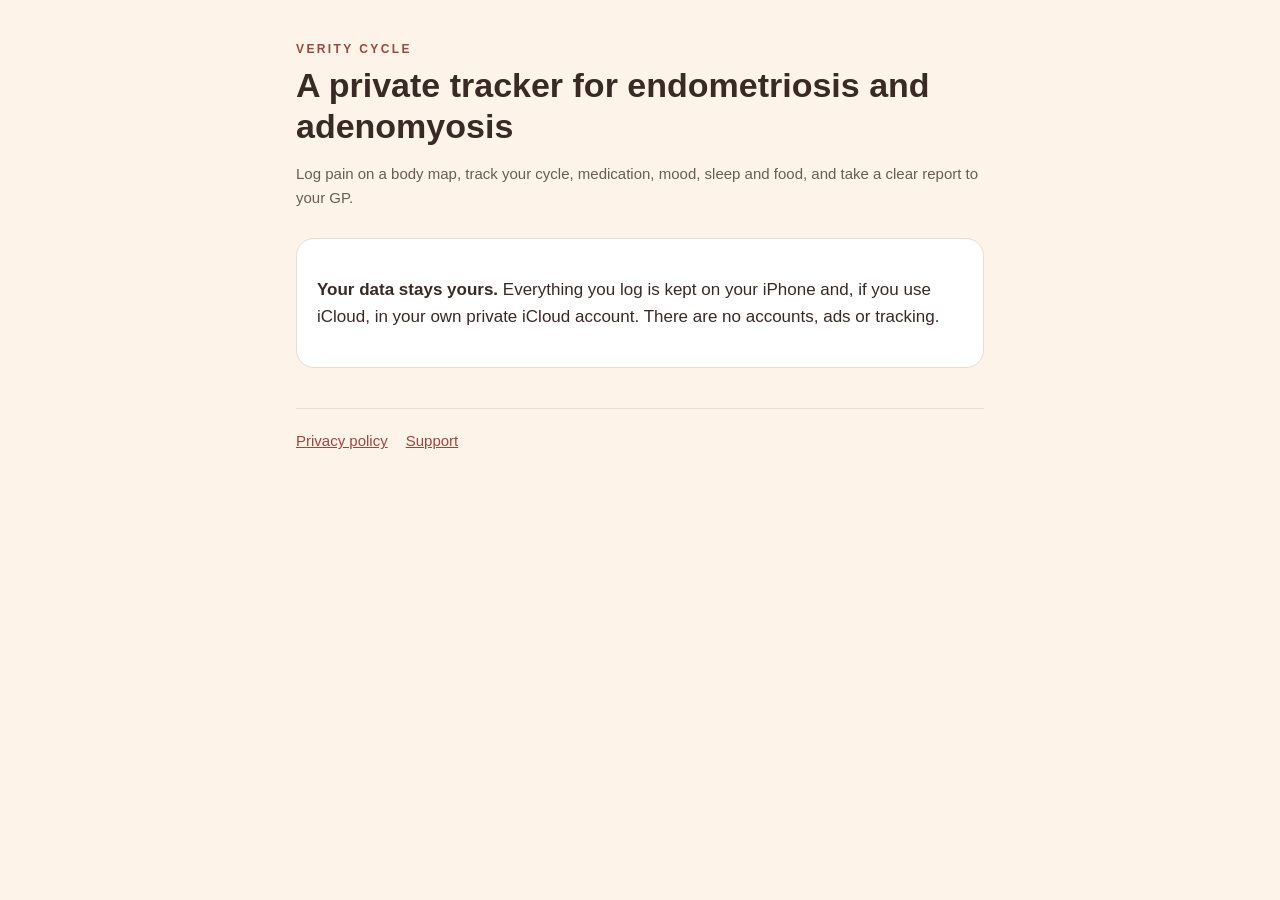
<file: index.html>
<!doctype html>
<html lang="en-GB">
<head>
<meta charset="utf-8">
<meta name="viewport" content="width=device-width, initial-scale=1">
<title>Verity Cycle</title>
<meta name="description" content="Verity Cycle is a private symptom tracker for endometriosis and adenomyosis.">
<link rel="stylesheet" href="style.css">
</head>
<body>
<main>
<header>
  <div class="eyebrow">Verity Cycle</div>
  <h1>A private tracker for endometriosis and adenomyosis</h1>
  <p class="muted">Log pain on a body map, track your cycle, medication, mood, sleep and food, and take a clear report to your GP.</p>
</header>
<div class="card">
  <p><strong>Your data stays yours.</strong> Everything you log is kept on your iPhone and, if you use iCloud, in your own private iCloud account. There are no accounts, ads or tracking.</p>
</div>
<nav>
  <a href="privacy/">Privacy policy</a>
  <a href="support/">Support</a>
</nav>
</main>
</body>
</html>
</file>
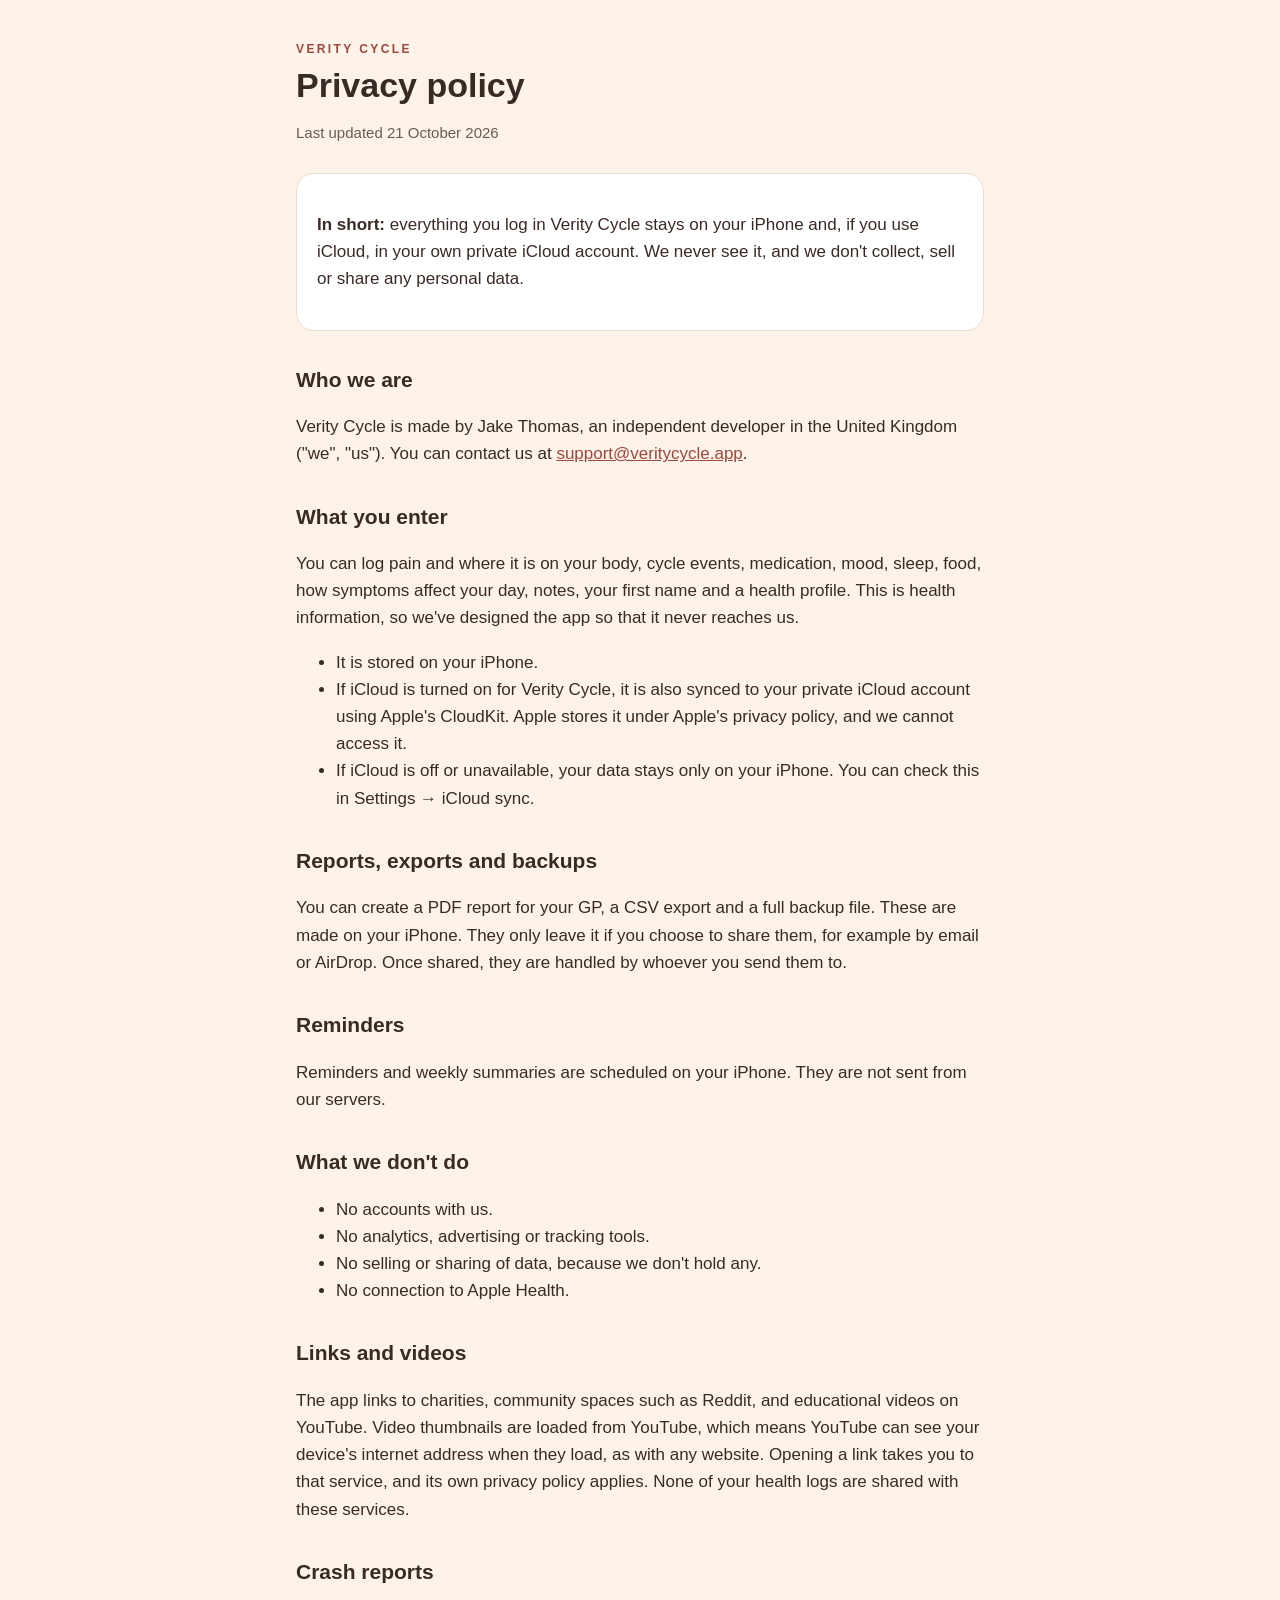
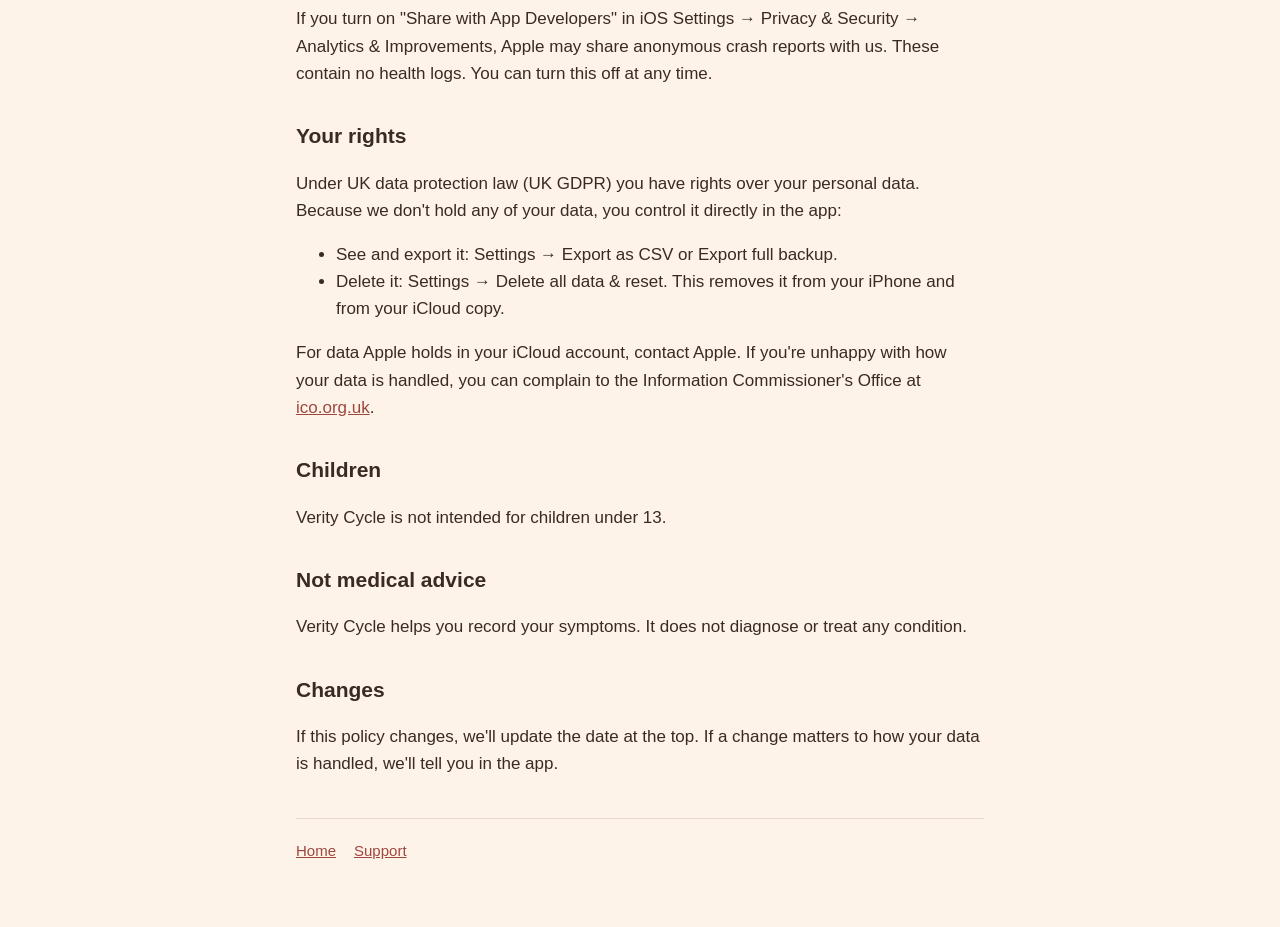
<file: privacy/index.html>
<!doctype html>
<html lang="en-GB">
<head>
<meta charset="utf-8">
<meta name="viewport" content="width=device-width, initial-scale=1">
<title>Verity Cycle Privacy</title>
<meta name="description" content="How Verity Cycle handles your data.">
<link rel="stylesheet" href="../style.css">
</head>
<body>
<main>
<header>
  <div class="eyebrow">Verity Cycle</div>
  <h1>Privacy policy</h1>
  <p class="muted">Last updated 21 October 2026</p>
</header>

<div class="card">
  <p><strong>In short:</strong> everything you log in Verity Cycle stays on your iPhone and, if you use iCloud, in your own private iCloud account. We never see it, and we don't collect, sell or share any personal data.</p>
</div>

<h2>Who we are</h2>
<p>Verity Cycle is made by Jake Thomas, an independent developer in the United Kingdom ("we", "us"). You can contact us at <a href="mailto:support@veritycycle.app">support@veritycycle.app</a>.</p>

<h2>What you enter</h2>
<p>You can log pain and where it is on your body, cycle events, medication, mood, sleep, food, how symptoms affect your day, notes, your first name and a health profile. This is health information, so we've designed the app so that it never reaches us.</p>
<ul>
  <li>It is stored on your iPhone.</li>
  <li>If iCloud is turned on for Verity Cycle, it is also synced to your private iCloud account using Apple's CloudKit. Apple stores it under Apple's privacy policy, and we cannot access it.</li>
  <li>If iCloud is off or unavailable, your data stays only on your iPhone. You can check this in Settings → iCloud sync.</li>
</ul>

<h2>Reports, exports and backups</h2>
<p>You can create a PDF report for your GP, a CSV export and a full backup file. These are made on your iPhone. They only leave it if you choose to share them, for example by email or AirDrop. Once shared, they are handled by whoever you send them to.</p>

<h2>Reminders</h2>
<p>Reminders and weekly summaries are scheduled on your iPhone. They are not sent from our servers.</p>

<h2>What we don't do</h2>
<ul>
  <li>No accounts with us.</li>
  <li>No analytics, advertising or tracking tools.</li>
  <li>No selling or sharing of data, because we don't hold any.</li>
  <li>No connection to Apple Health.</li>
</ul>

<h2>Links and videos</h2>
<p>The app links to charities, community spaces such as Reddit, and educational videos on YouTube. Video thumbnails are loaded from YouTube, which means YouTube can see your device's internet address when they load, as with any website. Opening a link takes you to that service, and its own privacy policy applies. None of your health logs are shared with these services.</p>

<h2>Crash reports</h2>
<p>If you turn on "Share with App Developers" in iOS Settings → Privacy &amp; Security → Analytics &amp; Improvements, Apple may share anonymous crash reports with us. These contain no health logs. You can turn this off at any time.</p>

<h2>Your rights</h2>
<p>Under UK data protection law (UK GDPR) you have rights over your personal data. Because we don't hold any of your data, you control it directly in the app:</p>
<ul>
  <li>See and export it: Settings → Export as CSV or Export full backup.</li>
  <li>Delete it: Settings → Delete all data &amp; reset. This removes it from your iPhone and from your iCloud copy.</li>
</ul>
<p>For data Apple holds in your iCloud account, contact Apple. If you're unhappy with how your data is handled, you can complain to the Information Commissioner's Office at <a href="https://ico.org.uk">ico.org.uk</a>.</p>

<h2>Children</h2>
<p>Verity Cycle is not intended for children under 13.</p>

<h2>Not medical advice</h2>
<p>Verity Cycle helps you record your symptoms. It does not diagnose or treat any condition.</p>

<h2>Changes</h2>
<p>If this policy changes, we'll update the date at the top. If a change matters to how your data is handled, we'll tell you in the app.</p>

<nav>
  <a href="../">Home</a>
  <a href="../support/">Support</a>
</nav>
</main>
</body>
</html>
</file>
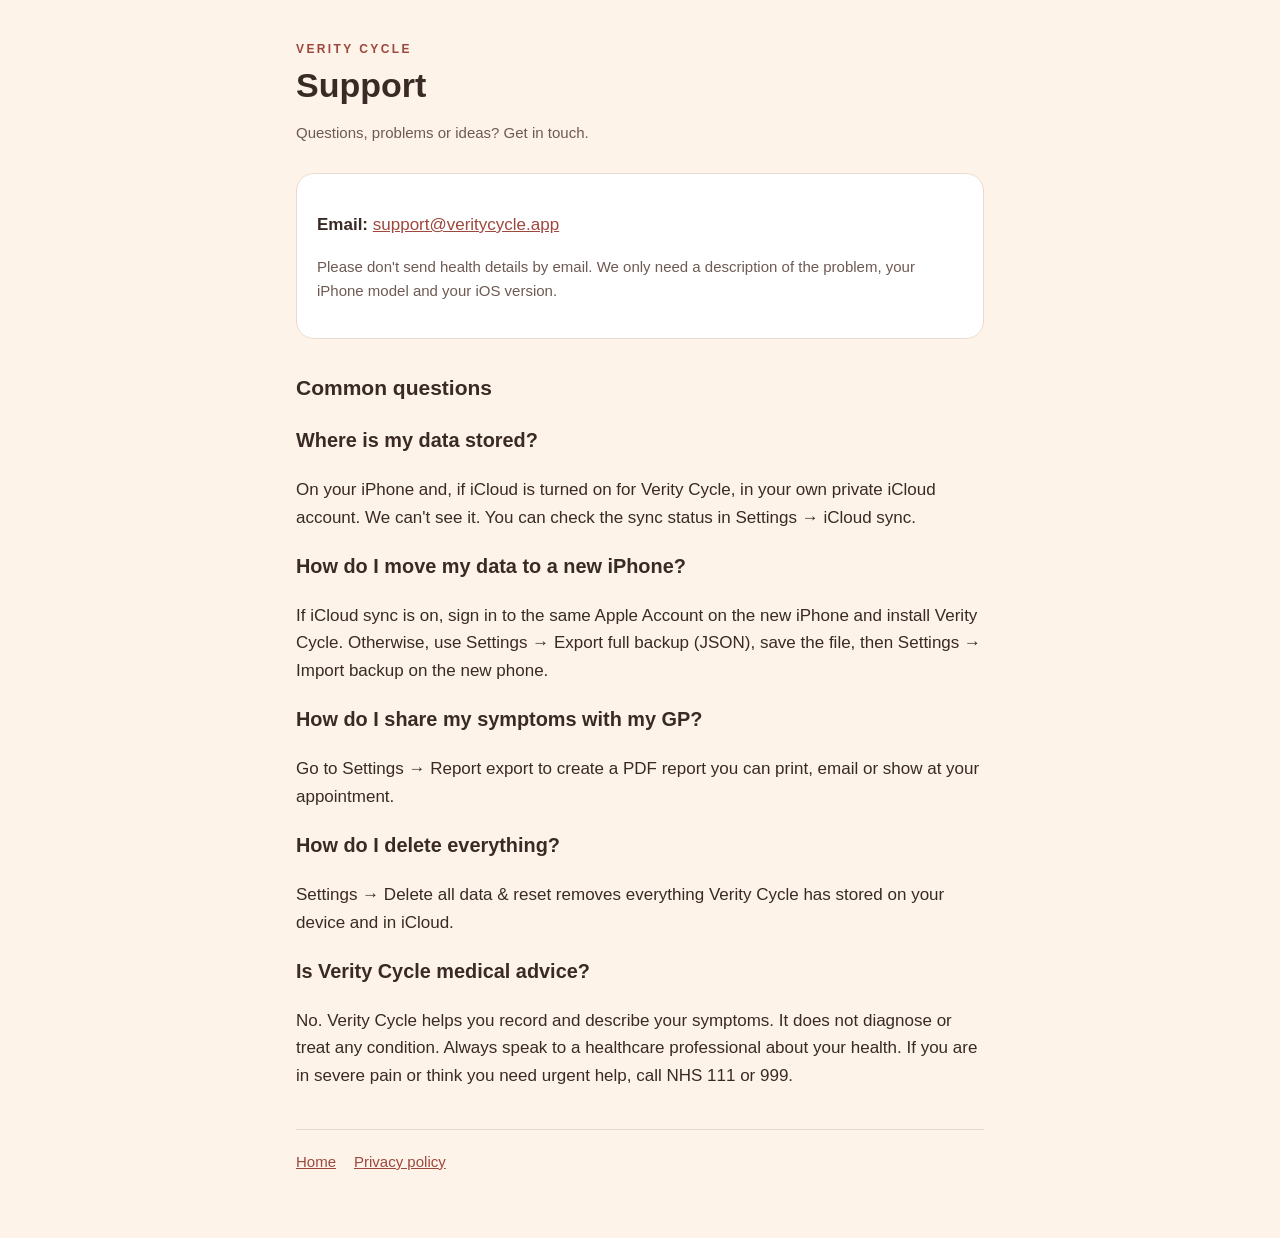
<file: support/index.html>
<!doctype html>
<html lang="en-GB">
<head>
<meta charset="utf-8">
<meta name="viewport" content="width=device-width, initial-scale=1">
<title>Verity Cycle Support</title>
<meta name="description" content="Get help with the Verity Cycle app.">
<link rel="stylesheet" href="../style.css">
</head>
<body>
<main>
<header>
  <div class="eyebrow">Verity Cycle</div>
  <h1>Support</h1>
  <p class="muted">Questions, problems or ideas? Get in touch.</p>
</header>

<div class="card">
  <p><strong>Email:</strong> <a href="mailto:support@veritycycle.app">support@veritycycle.app</a></p>
  <p class="muted">Please don't send health details by email. We only need a description of the problem, your iPhone model and your iOS version.</p>
</div>

<h2>Common questions</h2>

<h3>Where is my data stored?</h3>
<p>On your iPhone and, if iCloud is turned on for Verity Cycle, in your own private iCloud account. We can't see it. You can check the sync status in Settings → iCloud sync.</p>

<h3>How do I move my data to a new iPhone?</h3>
<p>If iCloud sync is on, sign in to the same Apple Account on the new iPhone and install Verity Cycle. Otherwise, use Settings → Export full backup (JSON), save the file, then Settings → Import backup on the new phone.</p>

<h3>How do I share my symptoms with my GP?</h3>
<p>Go to Settings → Report export to create a PDF report you can print, email or show at your appointment.</p>

<h3>How do I delete everything?</h3>
<p>Settings → Delete all data &amp; reset removes everything Verity Cycle has stored on your device and in iCloud.</p>

<h3>Is Verity Cycle medical advice?</h3>
<p>No. Verity Cycle helps you record and describe your symptoms. It does not diagnose or treat any condition. Always speak to a healthcare professional about your health. If you are in severe pain or think you need urgent help, call NHS 111 or 999.</p>

<nav>
  <a href="../">Home</a>
  <a href="../privacy/">Privacy policy</a>
</nav>
</main>
</body>
</html>
</file>
<file: style.css>
:root {
  --bg: #FDF3E9; --card: #FFFFFF; --ink: #3A2A25; --muted: #6E5A52;
  --accent: #9E473D; --line: #EADBD0;
}
@media (prefers-color-scheme: dark) {
  :root { --bg: #16110F; --card: #221A17; --ink: #F5EDE9; --muted: #C9B8AF; --accent: #E08A7C; --line: #3A2E29; }
}
* { box-sizing: border-box; }
body { margin: 0; background: var(--bg); color: var(--ink);
  font: 17px/1.6 -apple-system, BlinkMacSystemFont, "Segoe UI", Roboto, sans-serif; }
main { max-width: 720px; margin: 0 auto; padding: 40px 16px 64px; }
header { margin-bottom: 28px; }
.eyebrow { font-size: 12px; font-weight: 700; letter-spacing: .2em; color: var(--accent); text-transform: uppercase; }
h1 { font-size: 34px; line-height: 1.2; margin: 6px 0 8px; }
h2 { font-size: 21px; margin: 32px 0 8px; }
p, li { color: var(--ink); }
.muted { color: var(--muted); font-size: 15px; }
a { color: var(--accent); }
.card { background: var(--card); border: 1px solid var(--line); border-radius: 18px; padding: 20px; margin: 20px 0; }
nav { display: flex; gap: 18px; flex-wrap: wrap; margin-top: 40px; padding-top: 20px; border-top: 1px solid var(--line); font-size: 15px; }
</file>
